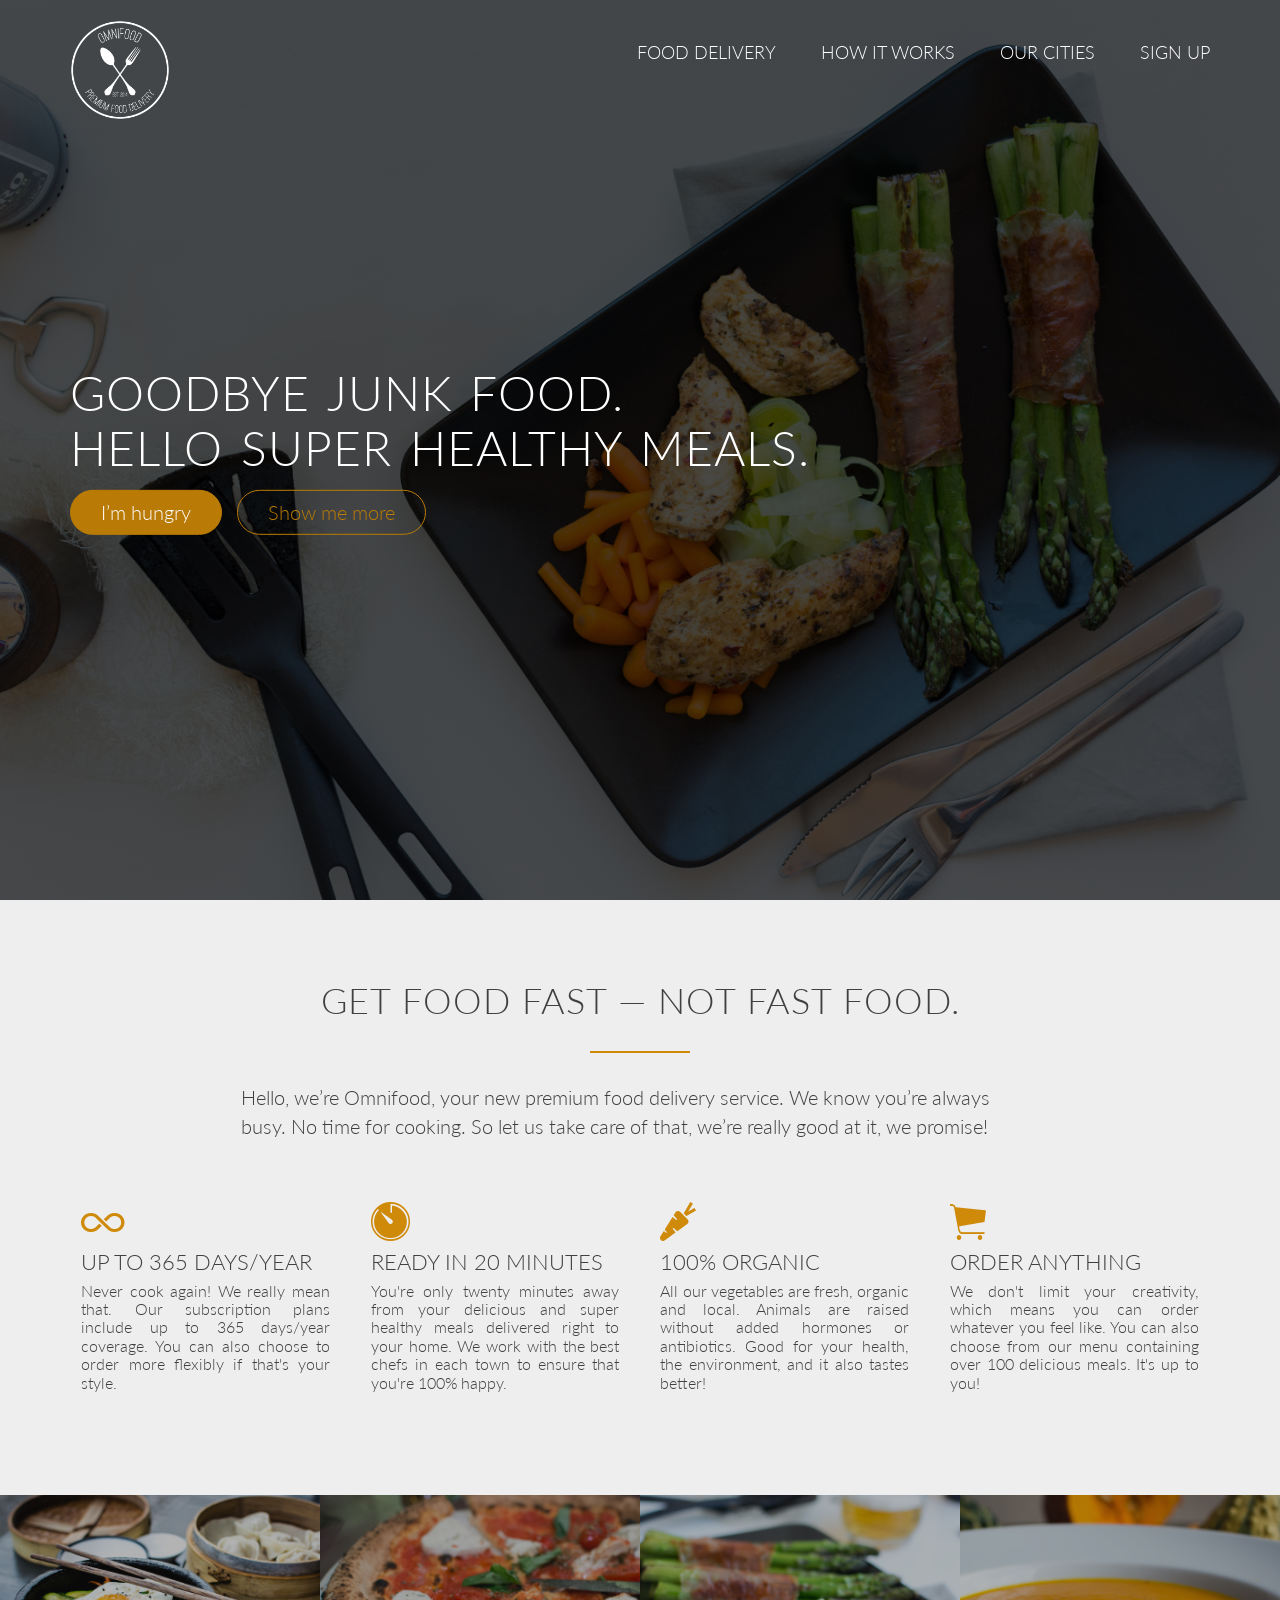
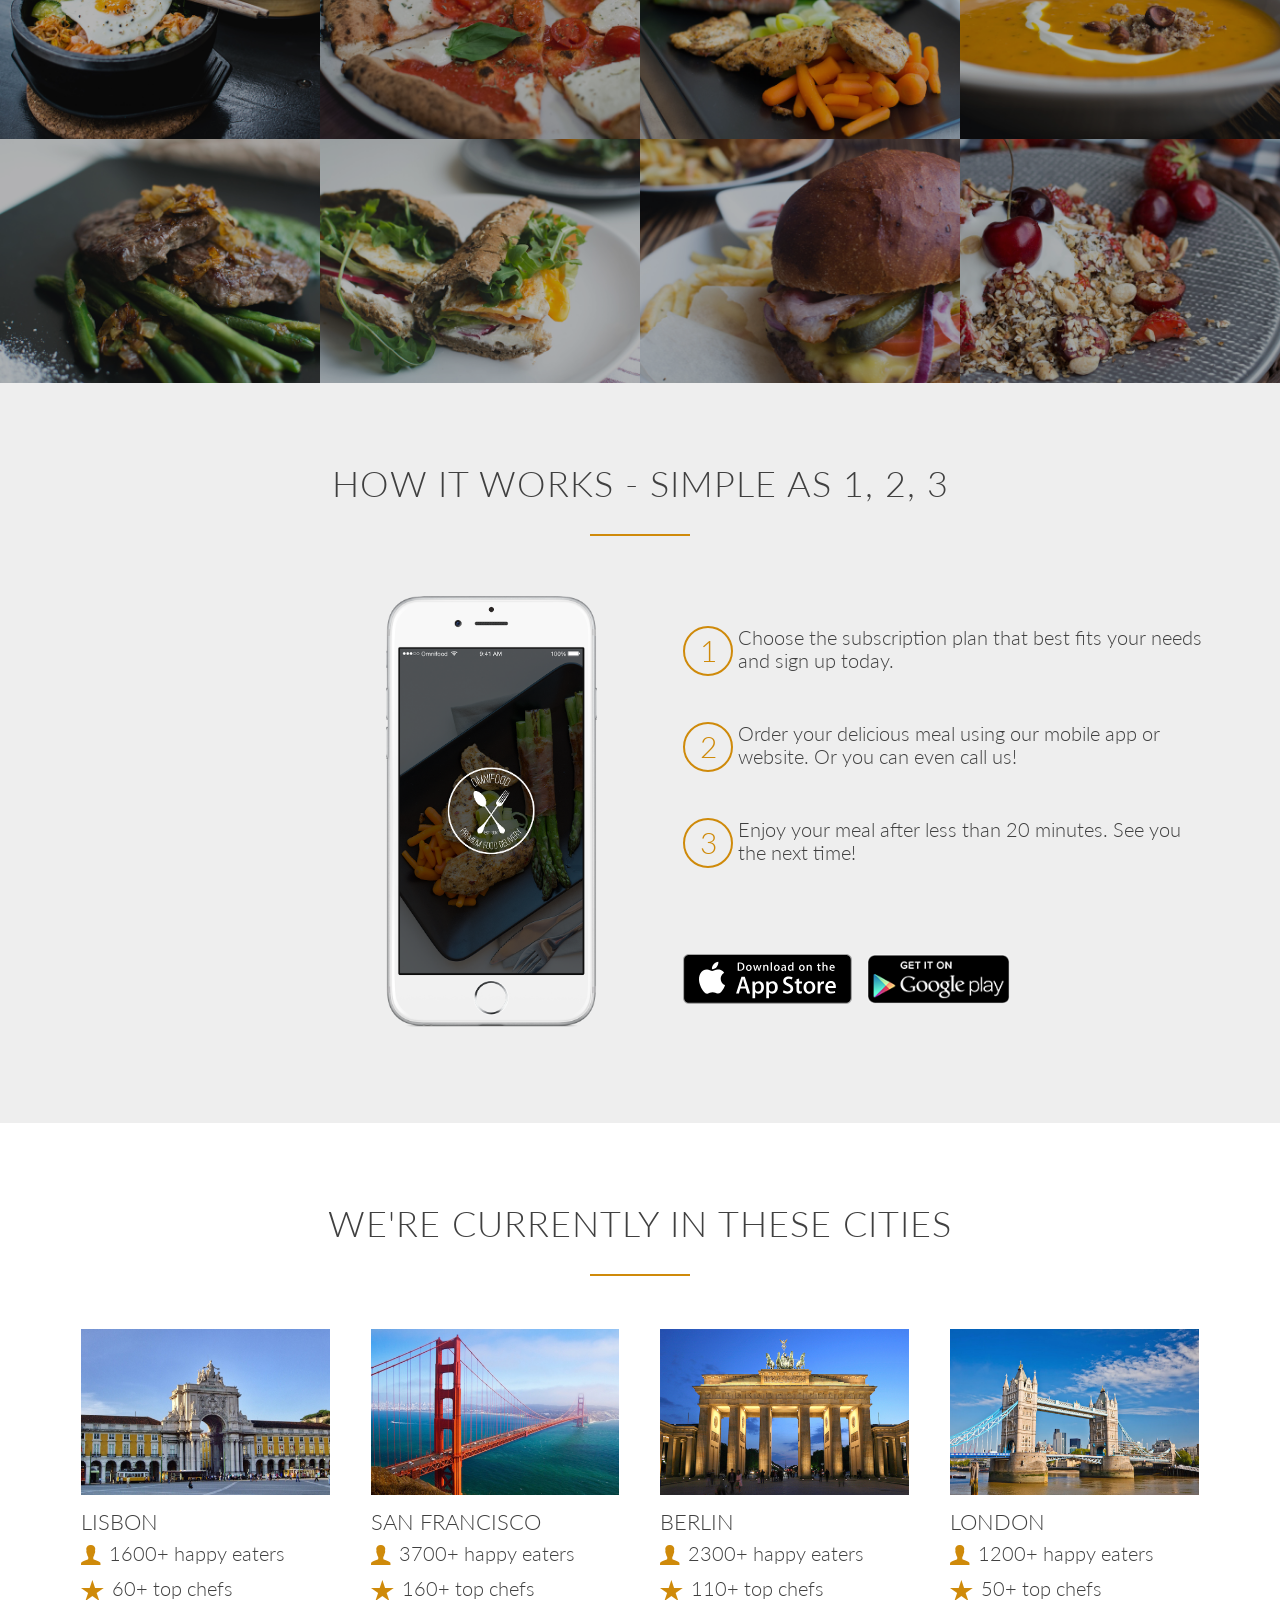
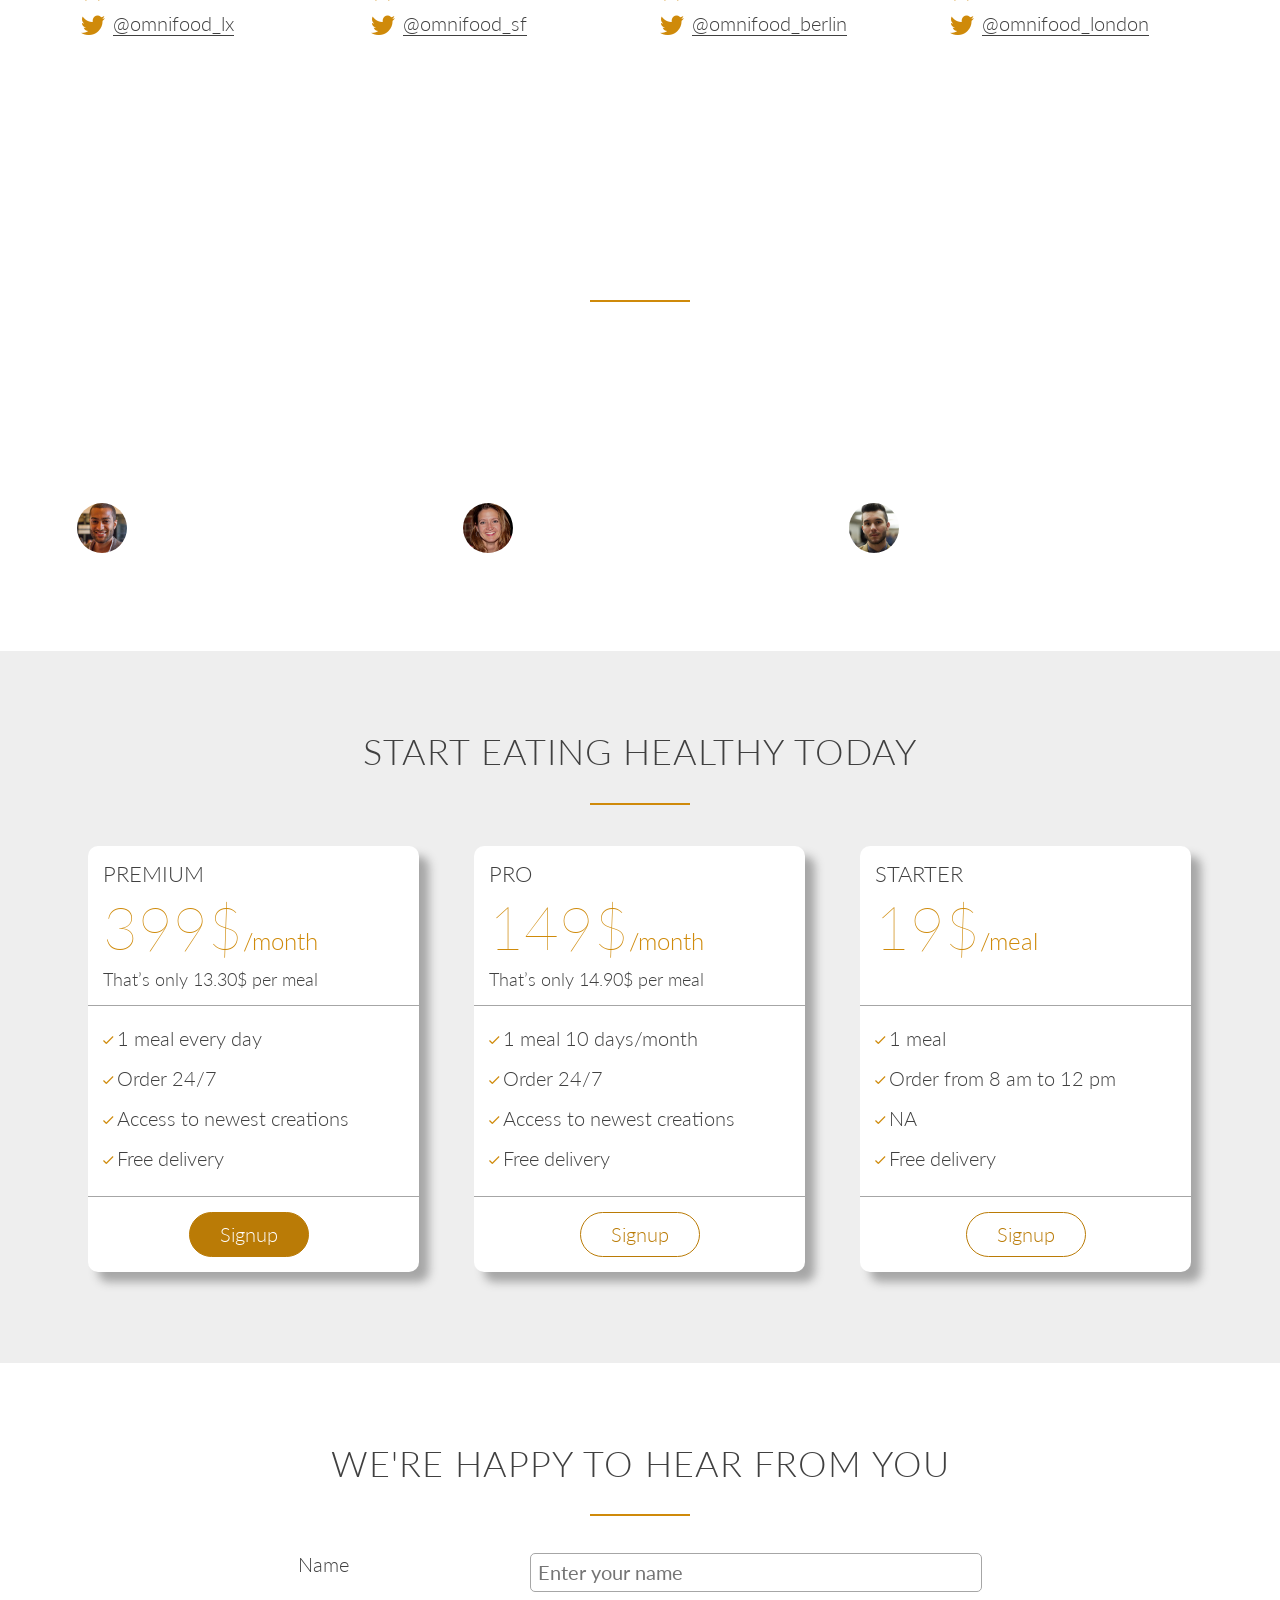
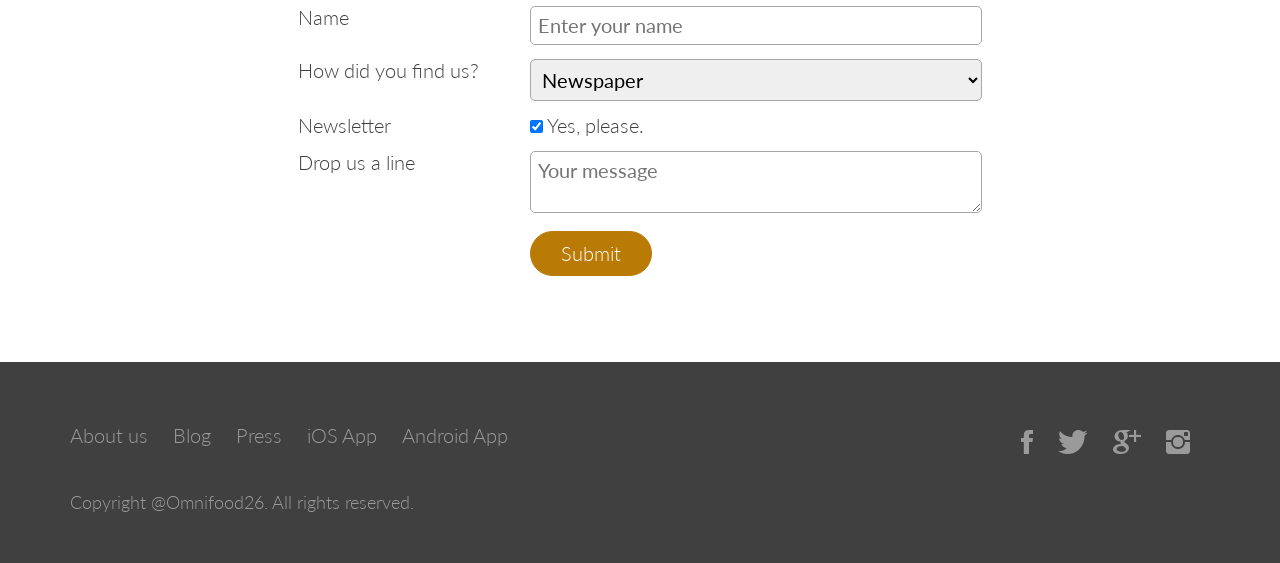
<file: index.html>
<!DOCTYPE html>
<html lang="en">
<head>
    <meta charset="UTF-8">
    <meta name="viewport" content="width=device-width, initial-scale=1.0">
    <title>Document</title>
    <link rel="stylesheet" href="vendors/css/normalize.css">
    <link rel="stylesheet" href="vendors/css/Grid.css">
    <link rel="stylesheet" href="vendors/css/ionicons.min.css">
    <link rel="stylesheet" href="vendors/css/animate.css">
    <link rel="stylesheet" href="resource/css/style.css">
    <link href="https://fonts.googleapis.com/css2?family=Lato:ital,wght@0,100;0,300;0,400;1,100&display=swap" rel="stylesheet">
</head>
<body>
    <header>
        <nav>
            <div class="row">
                <img src="resource/img/logo-white.png" alt="White Logo" class="logo-white">
                <img src="resource/img/logo.png" alt="Black Logo" class="logo-black">
                <ul class="main-nav">
                    <li><a href="#features">Food delivery</a></li>
                    <li><a href="#works">How it works</a></li>
                    <li><a href="#cities">Our cities</a></li>
                    <li><a href="#plans">Sign up</a></li>
                </ul>
            </div>
        </nav>
        <div class="header-text">
            <h1>Goodbye junk food. <br>Hello super healthy meals.</h1>
            <a href="#" class="btn btn-full js--scroll-to-plans">I’m hungry</a>
            <a href="#" class="btn btn-border js--scroll-to-features">Show me more</a>
        </div>
    </header>

    <section class="section-features js--section-features" id="features">
        <div class="row">
            <h2>Get food fast — not fast food.</h2>
            <p class="feature-text">Hello, we’re Omnifood, your new premium food delivery service. We know you’re always busy. No time for cooking. So let us take care of that, we’re really good at it, we promise!</p>
        </div>
        <div class="row js--wp-1">
            <div class="col span-1-of-4 box">
                <i class="ion-ios-infinite icon-big "></i>
                <h3>Up to 365 days/year</h3>
                <p>Never cook again! We really mean that. Our subscription plans include up to 365 days/year coverage. You can also choose to order more flexibly if that's your style.</p>
            </div>
            <div class="col span-1-of-4 box">
                <i class="ion-ios-timer icon-big"></i>    
                <h3>Ready in 20 minutes</h3>
                <p>You're only twenty minutes away from your delicious and super healthy meals delivered right to your home. We work with the best chefs in each town to ensure that you're 100% happy.</p>            
            </div>
            <div class="col span-1-of-4 box">
                <i class="ion-ios-nutrition icon-big"></i>
                <h3>100% organic</h3>
                <p>All our vegetables are fresh, organic and local. Animals are raised without added hormones or antibiotics. Good for your health, the environment, and it also tastes better!</p>
            </div>
            <div class="col span-1-of-4 box">
                <i class="ion-ios-cart icon-big"></i>
                <h3>Order anything</h3>
                <p>We don't limit your creativity, which means you can order whatever you feel like. You can also choose from our menu containing over 100 delicious meals. It's up to you!</p>            
            </div>
        </div>
        
    </section>

    <section class="section-meals">
        <ul class="meal-showcase clearfix">
        <li>
            <figure class="meal-photo">
                <img src="resource/img/1.jpg" alt="Korean bibimbap with egg and vegetables">
            </figure>
        </li>
        <li>
            <figure class="meal-photo">
                <img src="resource/img/2.jpg" alt="Simple italian pizza with cherry tomatoes">
            </figure>
        </li>
        <li>
            <figure class="meal-photo">
                <img src="resource/img/3.jpg" alt="Chicken breast steak with vegetables">
            </figure>
        </li>
        <li>
            <figure class="meal-photo">
                <img src="resource/img/4.jpg" alt="Autumn pumpkin soup">
            </figure>
        </li>
        </ul>
        <ul class="meal-showcase clearfix">
        <li>
            <figure class="meal-photo">
                <img src="resource/img/5.jpg" alt="Paleo beef steak with vegetables">
            </figure>
        </li>
        <li>
            <figure class="meal-photo">
                <img src="resource/img/6.jpg" alt="Healthy baguette with egg and vegetables">
            </figure>
        </li>
        <li>
            <figure class="meal-photo">
                <img src="resource/img/7.jpg" alt="Burger with cheddar and bacon">
            </figure>
        </li>
        <li>
            <figure class="meal-photo">
                <img src="resource/img/8.jpg" alt="Granola with cherries and strawberries">
            </figure>
        </li>

        </ul>
    </section>
    <section class="section-works" id="works">
        <div class="row">
            <h2>How it works - Simple as 1, 2, 3</h2>
        </div>
        <div class="row">
            <div class="col span-1-of-2 step-box">
                <img src="resource/img/app-iPhone.png" alt="iphone image" class="js--wp-2">
            </div>
            <div class="col span-1-of-2 step-box">
                <div class="work-steps">
                <div>1</div>
                <p>Choose the subscription plan that best fits your needs and sign up today.</p>
                </div>
                <div class="work-steps">
                <div>2</div>
                <p>Order your delicious meal using our mobile app or website. Or you can even call us!</p>
                </div>
                <div class="work-steps">
                <div>3</div>
                <p>Enjoy your meal after less than 20 minutes. See you the next time!</p>
                </div>
                <a href="" class="btn-img"><img src="/resource/img/download-app.svg" alt="iphone"></a>
                <a href="" class="btn-img"><img src="resource/img/download-app-android.png" alt="android"></a>
            </div>
        </div>

    </section>
    <section class="section-cities" id="cities">
        <div class="row">
            <h2>We're currently in these cities</h2>
        </div>
        <div class="row js--wp-3">
            <div class="col span-1-of-4 box">
                <img src="resource/img/lisbon-3.jpg" alt="Lisbon">
                <h3>Lisbon</h3>
                <div class="city-features">
                    <i class="ion-person icon-small"></i>
                    1600+ happy eaters
                </div>
                <div class="city-features">
                    <i class="ion-ios-star icon-small"></i>
                    60+ top chefs
                </div>
                <div class="city-features">
                    <i class="ion-social-twitter icon-small"></i>
                    <a href="#">@omnifood_lx</a>
                </div>
            </div>
            <div class="col span-1-of-4 box">
                <img src="resource/img/san-francisco.jpg" alt="San Francisco">
                <h3>San Francisco</h3>
                <div class="city-features">
                    <i class="ion-person icon-small"></i>
                    3700+ happy eaters                                                                                          
                </div>
                <div class="city-features">
                    <i class="ion-ios-star icon-small"></i>
                    160+ top chefs  
                </div>
                <div class="city-features">
                    <i class="ion-social-twitter icon-small"></i>
                    <a href="#">@omnifood_sf</a>
                </div>
            </div>
            <div class="col span-1-of-4 box">
                <img src="resource/img/berlin.jpg" alt="Berlin">
                <h3>Berlin</h3>
                <div class="city-features">
                    <i class="ion-person icon-small"></i>
                    2300+ happy eaters
                </div>
                <div class="city-features">
                    <i class="ion-ios-star icon-small"></i>
                    110+ top chefs
                </div>
                <div class="city-features">
                    <i class="ion-social-twitter icon-small"></i>
                    <a href="#">@omnifood_berlin</a>
                </div>
            </div>
            <div class="col span-1-of-4 box">
                <img src="resource/img/london.jpg" alt="London">
                <h3>London</h3>
                <div class="city-features">
                    <i class="ion-person icon-small"></i>
                    1200+ happy eaters  
                </div>
                <div class="city-features">
                    <i class="ion-ios-star icon-small"></i>
                    50+ top chefs
                </div>
                <div class="city-features">
                    <i class="ion-social-twitter icon-small"></i>
                    <a href="#">@omnifood_london</a>    
                </div>
            </div>        
        </div>
</section>
<section class="section-testimonials">
  <div class="row">
    <h2>Our customers can't live without us</h2>
  </div>
  <div class="row">
    <div class="col span-1-of-3">
        <blockquote>
            Omnifood is just awesome! I just launched a startup which leaves me with no time for cooking, so Omnifood is a life-saver. Now that I got used to it, I couldn't live without my daily meals!
        <cite> <img src="resource/img/customer-1.jpg" alt="Alberto ig">Alberto Duncan</cite>
        </blockquote>
    </div>
    <div class="col span-1-of-3">
        <blockquote>
            Inexpensive, healthy and great-tasting meals, delivered right to my home. We have lots of food delivery here in Lisbon, but no one comes even close to Omnifood. Me and my family are so in love!
        <cite> <img src="resource/img/customer-2.jpg" alt="Joana ig">Joana Silva</cite>
        </blockquote>
    </div>
    <div class="col span-1-of-3">
        <blockquote>
            I was looking for a quick and easy food delivery service in San Francisco. I tried a lot of them and ended up with Omnifood. Best food delivery service in the Bay Area. Keep up the great work!
        <cite> <img src="resource/img/customer-3.jpg" alt="Milton ig">Milton Chapman</cite>
        </blockquote>
    </div>
  </div>
</section>

    <section class="section-plans js--section-plans" id="plans">
        <div class="row">
            <h2>Start eating healthy today</h2>
        </div>
        <div class="row">
            <div class="col span-1-of-3">
                <div class="plan-box js--wp-4">
                    <div class>
                        <h3>Premium</h3>
                        <p class="meal-month">399$<span>/month</span></p>
                        <p class="meal-daily">That’s only 13.30$ per meal</p>
                    </div>
                    <div>
                        <ul>
                            <li><i class="ion-ios-checkmark-empty icon-small"></i>1 meal every day</li>
                            <li><i class="ion-ios-checkmark-empty icon-small"></i>Order 24/7</li>
                            <li><i class="ion-ios-checkmark-empty icon-small"></i>Access to newest creations</li>
                            <li><i class="ion-ios-checkmark-empty icon-small"></i>Free delivery</li>
                        </ul>
                    </div>
                    <div>
                        <a href="#" class="btn btn-full">Signup</a>
                    </div>
                </div>
            </div>
            <div class="col span-1-of-3">
                <div class="plan-box">
                    <div>
                        <h3>Pro</h3>
                        <p class="meal-month">149$<span>/month</span></p>
                        <p class="meal-daily">That’s only 14.90$ per meal</p>
                    </div>
                    <div class="">
                        <ul>
                            <li><i class="ion-ios-checkmark-empty icon-small"></i>1 meal 10 days/month</li>
                            <li><i class="ion-ios-checkmark-empty icon-small"></i>Order 24/7</li>
                            <li><i class="ion-ios-checkmark-empty icon-small"></i>Access to newest creations</li>
                            <li><i class="ion-ios-checkmark-empty icon-small"></i>Free delivery</li>
                        </ul>
                    </div>
                    <div>
                        <a href="#" class="btn btn-border">Signup</a> 
                    </div>
                </div>
            </div>
            <div class="col span-1-of-3">
                <div class="plan-box">
                    <div>
                        <h3>Starter</h3>
                        <p class="meal-month">19$<span>/meal</span></p>
                        <p class="meal-daily">&nbsp;</p>
                    </div>
                    <div>
                        <ul>
                            <li><i class="ion-ios-checkmark-empty icon-small"></i>1 meal</li>
                            <li><i class="ion-ios-checkmark-empty icon-small"></i>Order from 8 am to 12 pm</li>
                            <li><i class="ion-ios-checkmark-empty icon-small"></i>NA</li>
                            <li><i class="ion-ios-checkmark-empty icon-small"></i>Free delivery</li>
                        </ul>
                    </div>
                    <div>
                        <a href="#" class="btn btn-border">Signup</a>
                    </div>
                </div>
            </div>
        </div>
    </section>
    <section class="section-form">
        <div class="row">
            <h2>We're happy to hear from you</h2>
        </div>
        <div class="row">
            <form action="#" method="post" class="feedback-form">
               <div class="row">
                    <div class="col span-1-of-3">
                        <label>Name</label>
                    </div>
                    <div class="col span-2-of-3">
                        <input type="text" name="name" id="name" placeholder="Enter your name" required/>
                    </div>
               </div>
               <div class="row">
                    <div class="col span-1-of-3">
                        <label>Name</label>
                    </div>
                    <div class="col span-2-of-3">
                        <input type="text" name="name" id="name" placeholder="Enter your name" required/>
                    </div>
               </div>
               <div class="row">
                    <div class="col span-1-of-3">
                        <label>How did you find us?</label>
                    </div>
                    <div class="col span-2-of-3">
                        <select name="find-us" id="find-us">
                            <option value="news">Newspaper</option>
                            <option value="ads">Ads</option>
                            <option value="sm">Social media</option>
                            <option value="friends">Friends</option>
                            <option value="others">Others</option>
                        </select>
                    </div>
               </div>
               <div class="row">
                    <div class="col span-1-of-3">
                        <label>Newsletter</label>
                    </div>
                    <div class="col span-2-of-3">
                        <input type="checkbox" name="news" id="news" checked/> Yes, please.
                    </div>
               </div>
                <div class="row">
                      <div class="col span-1-of-3">
                            <label>Drop us a line</label>
                      </div>
                      <div class="col span-2-of-3">
                            <textarea name="feedback" id="feedback" placeholder="Your message"></textarea>
                      </div>
                </div>
                <div class="row">
                    <div class="col span-1-of-3">
                        <label for=""></label>
                    </div>
                    <div class="col span-2-of-3">
                        <input type="submit" name="submit"/>
                    </div>
                </div>
            </form>
        </div>    
    </section>

    <footer>
        <div class="row">
            <div class="col span-1-of-2">
                <ul class="footer-navs">
                    <li><a href="#">About us</a></li>
                    <li><a href="#">Blog</a></li>
                    <li><a href="#">Press</a></li>
                    <li><a href="#">iOS App</a></li>
                    <li><a href="#">Android App</a></li>
                </ul>
            </div>
            <div class="col span-1-of-2">
                <ul class="social-navs">
                    <li><a href="#"><i class="ion-social-facebook"></i></a></li>
                    <li><a href="#"><i class="ion-social-twitter"></i></a></li>
                    <li><a href="#"><i class="ion-social-googleplus"></i></a></li>
                    <li><a href="#"><i class="ion-social-instagram"></i></a></li>
                </ul>
            </div>
        </div>
        <div class="row">
            <p>Copyright @Omnifood26. All rights reserved.</p>
        </div>
    </footer>

    <script src="https://ajax.googleapis.com/ajax/libs/jquery/3.7.1/jquery.min.js"></script>
    <script src="vendors/js/jquery.waypoints.min.js"></script>
    <script src="resource/js/index.js"></script>
</body>
</html>
</file>
<file: vendors/css/Grid.css>
/*  SECTIONS  ============================================================================= */

.section {
	clear: both;
	padding: 0px;
	margin: 0px;
}

/*  GROUPING  ============================================================================= */

.row {
    zoom: 1; /* For IE 6/7 (trigger hasLayout) */
}

.row:before,
.row:after {
    content:"";
    display:table;
}
.row:after {
    clear:both;
}

/*  GRID COLUMN SETUP   ==================================================================== */

.col {
	display: block;
	float:left;
	margin: 1% 0 1% 1.6%;
}

.col:first-child { margin-left: 0; } /* all browsers except IE6 and lower */


/*  REMOVE MARGINS AS ALL GO FULL WIDTH AT 480 PIXELS */

@media only screen and (max-width: 480px) {
	.col { 
		/*margin: 1% 0 1% 0%;*/
        margin: 0;
	}
}


/*  GRID OF TWO   ============================================================================= */


.span-2-of-2 {
	width: 100%;
}

.span-1-of-2 {
	width: 49.2%;
}

/*  GO FULL WIDTH AT LESS THAN 480 PIXELS */

@media only screen and (max-width: 480px) {
	.span-2-of-2 {
		width: 100%; 
	}
	.span-1-of-2 {
		width: 100%; 
	}
}


/*  GRID OF THREE   ============================================================================= */

	
.span-3-of-3 {
	width: 100%; 
}

.span-2-of-3 {
	width: 66.13%; 
}

.span-1-of-3 {
	width: 32.26%; 
}


/*  GO FULL WIDTH AT LESS THAN 480 PIXELS */

@media only screen and (max-width: 480px) {
	.span-3-of-3 {
		width: 100%; 
	}
	.span-2-of-3 {
		width: 100%; 
	}
	.span-1-of-3 {
		width: 100%;
	}
}

/*  GRID OF FOUR   ============================================================================= */

	
.span-4-of-4 {
	width: 100%; 
}

.span-3-of-4 {
	width: 74.6%; 
}

.span-2-of-4 {
	width: 49.2%; 
}

.span-1-of-4 {
	width: 23.8%; 
}


/*  GO FULL WIDTH AT LESS THAN 480 PIXELS */

@media only screen and (max-width: 480px) {
	.span-4-of-4 {
		width: 100%; 
	}
	.span-3-of-4 {
		width: 100%; 
	}
	.span-2-of-4 {
		width: 100%; 
	}
	.span-1-of-4 {
		width: 100%; 
	}
}


/*  GRID OF FIVE   ============================================================================= */

	
.span-5-of-5 {
	width: 100%;
}

.span-4-of-5 {
  	width: 79.68%; 
}

.span-3-of-5 {
  	width: 59.36%; 
}

.span-2-of-5 {
  	width: 39.04%;
}

.span-1-of-5 {
  	width: 18.72%;
}


/*  GO FULL WIDTH AT LESS THAN 480 PIXELS */

@media only screen and (max-width: 480px) {
	.span-5-of-5 {
		width: 100%; 
	}
	.span-4-of-5 {
		width: 100%; 
	}
	.span-3-of-5 {
		width: 100%; 
	}
	.span-2-of-5 {
		width: 100%; 
	}
	.span-1-of-5 {
		width: 100%; 
	}
}


/*  GRID OF SIX   ============================================================================= */


.span-6-of-6 {
	width: 100%;
}

.span-5-of-6 {
  	width: 83.06%;
}

.span-4-of-6 {
  	width: 66.13%;
}

.span-3-of-6 {
  	width: 49.2%;
}

.span-2-of-6 {
  	width: 32.26%;
}

.span-1-of-6 {
  	width: 15.33%;
}


/*  GO FULL WIDTH AT LESS THAN 480 PIXELS */

@media only screen and (max-width: 480px) {
	.span-6-of-6 {
		width: 100%; 
	}
	.span-5-of-6 {
		width: 100%; 
	}
	.span-4-of-6 {
		width: 100%; 
	}
	.span-3-of-6 {
		width: 100%; 
	}
	.span-2-of-6 {
		width: 100%; 
	}
	.span-1-of-6 {
		width: 100%; 
	}
}



/*  GRID OF SEVEN   ============================================================================= */


.span-7-of-7 {
	width: 100%;
}

.span-6-of-7 {
	width: 85.48%;
}

.span-5-of-7 {
  	width: 70.97%;
}

.span-4-of-7 {
  	width: 56.45%;
}

.span-3-of-7 {
  	width: 41.94%;
}

.span-2-of-7 {
  	width: 27.42%;
}

.span-1-of-7 {
  	width: 12.91%;
}


/*  GO FULL WIDTH AT LESS THAN 480 PIXELS */

@media only screen and (max-width: 480px) {
	.span-7-of-7 {
		width: 100%; 
	}
	.span-6-of-7 {
		width: 100%; 
	}
	.span-5-of-7 {
		width: 100%; 
	}
	.span-4-of-7 {
		width: 100%; 
	}
	.span-3-of-7 {
		width: 100%; 
	}
	.span-2-of-7 {
		width: 100%; 
	}
	.span-1-of-7 {
		width: 100%; 
	}
}


/*  GRID OF EIGHT   ============================================================================= */

	
.span-8-of-8 {
	width: 100%;
}

.span-7-of-8 {
	width: 87.3%; 
}

.span-6-of-8 {
	width: 74.6%; 
}

.span-5-of-8 {
	width: 61.9%; 
}

.span-4-of-8 {
	width: 49.2%; 
}

.span-3-of-8 {
	width: 36.5%;
}

.span-2-of-8 {
	width: 23.8%; 
}

.span-1-of-8 {
	width: 11.1%; 
}


/*  GO FULL WIDTH AT LESS THAN 480 PIXELS */

@media only screen and (max-width: 480px) {
	.span-8-of-8 {
		width: 100%; 
	}
	.span-7-of-8 {
		width: 100%; 
	}
	.span-6-of-8 {
		width: 100%; 
	}
	.span-5-of-8 {
		width: 100%; 
	}
	.span-4-of-8 {
		width: 100%; 
	}
	.span-3-of-8 {
		width: 100%; 
	}
	.span-2-of-8 {
		width: 100%; 
	}
	.span-1-of-8 {
		width: 100%; 
	}
}


/*  GRID OF NINE   ============================================================================= */


.span-9-of-9 {
	width: 100%;
}

.span-8-of-9 {
	width: 88.71%;
}

.span-7-of-9 {
	width: 77.42%; 
}

.span-6-of-9 {
	width: 66.13%; 
}

.span-5-of-9 {
	width: 54.84%; 
}

.span-4-of-9 {
	width: 43.55%; 
}

.span-3-of-9 {
	width: 32.26%;
}

.span-2-of-9 {
	width: 20.97%; 
}

.span-1-of-9 {
	width: 9.68%; 
}


/*  GO FULL WIDTH AT LESS THAN 480 PIXELS */

@media only screen and (max-width: 480px) {
	.span-9-of-9 {
		width: 100%; 
	}
	.span-8-of-9 {
		width: 100%; 
	}
	.span-7-of-9 {
		width: 100%; 
	}
	.span-6-of-9 {
		width: 100%; 
	}
	.span-5-of-9 {
		width: 100%; 
	}
	.span-4-of-9 {
		width: 100%; 
	}
	.span-3-of-9 {
		width: 100%; 
	}
	.span-2-of-9 {
		width: 100%; 
	}
	.span-1-of-9 {
		width: 100%; 
	}
}


/*  GRID OF TEN   ============================================================================= */


.span-10-of-10 {
	width: 100%;
}

.span-9-of-10 {
	width: 89.84%;
}

.span-8-of-10 {
	width: 79.68%;
}

.span-7-of-10 {
	width: 69.52%; 
}

.span-6-of-10 {
	width: 59.36%; 
}

.span-5-of-10 {
	width: 49.2%; 
}

.span-4-of-10 {
	width: 39.04%; 
}

.span-3-of-10 {
	width: 28.88%;
}

.span-2-of-10 {
	width: 18.72%; 
}

.span-1-of-10 {
	width: 8.56%; 
}


/*  GO FULL WIDTH AT LESS THAN 480 PIXELS */

@media only screen and (max-width: 480px) {
	.span-10-of-10 {
		width: 100%; 
	}
	.span-9-of-10 {
		width: 100%; 
	}
	.span-8-of-10 {
		width: 100%; 
	}
	.span-7-of-10 {
		width: 100%; 
	}
	.span-6-of-10 {
		width: 100%; 
	}
	.span-5-of-10 {
		width: 100%; 
	}
	.span-4-of-10 {
		width: 100%; 
	}
	.span-3-of-10 {
		width: 100%; 
	}
	.span-2-of-10 {
		width: 100%; 
	}
	.span-1-of-10 {
		width: 100%; 
	}
}


/*  GRID OF ELEVEN   ============================================================================= */

.span-11-of-11 {
	width: 100%;
}

.span-10-of-11 {
	width: 90.76%;
}

.span-9-of-11 {
	width: 81.52%;
}

.span-8-of-11 {
	width: 72.29%;
}

.span-7-of-11 {
	width: 63.05%; 
}

.span-6-of-11 {
	width: 53.81%; 
}

.span-5-of-11 {
	width: 44.58%; 
}

.span-4-of-11 {
	width: 35.34%; 
}

.span-3-of-11 {
	width: 26.1%;
}

.span-2-of-11 {
	width: 16.87%; 
}

.span-1-of-11 {
	width: 7.63%; 
}


/*  GO FULL WIDTH AT LESS THAN 480 PIXELS */

@media only screen and (max-width: 480px) {
	.span-11-of-11 {
		width: 100%; 
	}
	.span-10-of-11 {
		width: 100%; 
	}
	.span-9-of-11 {
		width: 100%; 
	}
	.span-8-of-11 {
		width: 100%; 
	}
	.span-7-of-11 {
		width: 100%; 
	}
	.span-6-of-11 {
		width: 100%; 
	}
	.span-5-of-11 {
		width: 100%; 
	}
	.span-4-of-11 {
		width: 100%; 
	}
	.span-3-of-11 {
		width: 100%; 
	}
	.span-2-of-11 {
		width: 100%; 
	}
	.span-1-of-11 {
		width: 100%; 
	}
}


/*  GRID OF TWELVE   ============================================================================= */

.span-12-of-12 {
	width: 100%;
}

.span-11-of-12 {
	width: 91.53%;
}

.span-10-of-12 {
	width: 83.06%;
}

.span-9-of-12 {
	width: 74.6%;
}

.span-8-of-12 {
	width: 66.13%;
}

.span-7-of-12 {
	width: 57.66%; 
}

.span-6-of-12 {
	width: 49.2%; 
}

.span-5-of-12 {
	width: 40.73%; 
}

.span-4-of-12 {
	width: 32.26%; 
}

.span-3-of-12 {
	width: 23.8%;
}

.span-2-of-12 {
	width: 15.33%; 
}

.span-1-of-12 {
	width: 6.86%; 
}


/*  GO FULL WIDTH AT LESS THAN 480 PIXELS */

@media only screen and (max-width: 480px) {
	.span-12-of-12 {
		width: 100%; 
	}
	.span-11-of-12 {
		width: 100%; 
	}
	.span-10-of-12 {
		width: 100%; 
	}
	.span-9-of-12 {
		width: 100%; 
	}
	.span-8-of-12 {
		width: 100%; 
	}
	.span-7-of-12 {
		width: 100%; 
	}
	.span-6-of-12 {
		width: 100%; 
	}
	.span-5-of-12 {
		width: 100%; 
	}
	.span-4-of-12 {
		width: 100%; 
	}
	.span-3-of-12 {
		width: 100%; 
	}
	.span-2-of-12 {
		width: 100%; 
	}
	.span-1-of-12 {
		width: 100%; 
	}
}
</file>
<file: resource/css/style.css>
*{
    margin: 0;
    padding: 0;
    box-sizing: border-box;
    /* scroll-behavior: smooth; */
}
html{
    font-family: "lato", "arial", sans-serif;
    font-size: 20px;
    font-weight: 300;
    color: #404040;
    background-color: #fff;
    text-rendering: optimizeLegibility;
}
.row{
    max-width: 1140px;
    margin: 0 auto;
    
}
header{
    background-image: linear-gradient(rgba(0, 0, 0, 0.7), rgba(0, 0, 0, 0.7)), url(../img/hero.jpg);
    height: 100vh;
    background-size: cover;
    background-position: center;
    background-attachment: fixed;
}
.header-text{
    position: absolute;
    top: 50%;
    left: 50%;
    width: 1140px;
    transform: translate(-50%,-50%);
}
h1,h2,h3{
    font-weight: 300;
    text-transform: uppercase;
}
h1{
    margin-top: 0;
    margin-bottom: 15px;
    color: #fff;
    font-size: 240%;
    word-spacing: 4px;
    letter-spacing: 1px;

}
h2{
    font-size: 180%;
    text-align: center;
    margin-bottom: 30px;
    letter-spacing: 1px;
}
h3{
    font-size: 110%;
    margin-bottom: 7px;
}
h2::after{
    height: 2px;
    background-color: #cf8a0a;
    content: " ";
    display: block;
    width: 100px;
    margin: 30px auto 0;
}
a:link, a:visited{
    color: #404040;
    text-decoration: none;
    border-bottom: 1px solid #404040;
}  
a:hover, a:active{
    color: #cf8a0a;
    border-bottom: 1px solid #cf8a0a;
}
.btn:link,
.btn:visited,
input[type=submit]{
    display: inline-block;
    padding: 10px 30px;
    text-decoration: none;
    font-weight: 300;
    border-radius: 100px;
    transition: background-color 0.2s, color 0.2s, border 0.2s;              
}
.btn-full:link,
.btn-full:visited,
input[type=submit]{
    color: #fff;
    background-color: #ba7b06;
    border: 1px solid #ba7b06;
    margin-right: 10px;
}
.btn-border:link,
.btn-border:visited{
    color: #ba7b06 ;
    border: 1px solid #ba7b06;
}
.btn:hover,
.btn:active,
input[type=submit]:hover,
input[type=submit]:active{
    background-color: #cf8a0a;
}
.btn-full:hover,
.btn-full:active{
    border: 1px solid  #cf8a0a;
}
.btn-border:hover,
.btn-border:active{
    border: 1px solid  #cf8a0a;
    color: #fff;
}
.logo-white{
    height: 100px;
    width: auto;
    float: left;
    margin-top: 20px;
}
.logo-black{
    height: 50px;
    width: auto;
    float: left;
    margin: 5px 0;
    display: none;
}
.main-nav{
    float: right;
    list-style: none;
    margin-top: 40px;
}
.main-nav li{
    display:inline-block;
    margin-left: 40px;
}
.main-nav li a:link,
.main-nav li a:visited{
    color: #fff;
    text-decoration: none;
    text-transform: uppercase;
    font-size: 90%;
    padding: 8px 0;
    border-bottom: 2px solid transparent ;
    transition: border-bottom 0.2s;

}
.main-nav li a:hover,
.main-nav li a:active{
    border-bottom: 2px solid #cf8a0a;
}
section{
    padding: 80px 0;
}
.feature-text{
    width: 70%;
    margin-left: 15%;
    line-height: 145%;
    margin-bottom: 30px;
}
.box{
    padding: 1%;
}
.box p{
    font-size: 80%;
    text-align: justify;
}
.icon-big{
    color: #cf8a0a;
    font-size: 240%;
}
.section-features{
    background-color: #eeeeee;
}
.meal-showcase{
    list-style: none;
    width: 100%;
}
.meal-showcase li{
    width: 25%;
    float: left;
}
.meal-photo{
    width: 100%;
    margin: 0;
    background-color: #000;
    overflow: hidden;
}
.meal-photo img{
    width: 100%;
    height: auto;
    transform: scale(1.15);
    transition: transform 0.5s, opacity 0.5s;
    opacity: 0.7;
}
.meal-photo img:hover{
    transform: scale(1.05);
    opacity: 1;
}
.section-meals{
    padding: 0;
}
.step-box:first-child{
    text-align: right;
    padding-right: 3%;
    margin-top: 30px;
}
.step-box:last-child{
    padding-left: 3%;
    margin-top: 60px;
}
.step-box img{
    width: 40%;
    height: auto;
}
.work-steps{
    margin-bottom: 50px;
}
.work-steps div{
    color: #cf8a0a;
    border: 2px solid #cf8a0a;
    display: inline-block;
    height: 50px;
    width: 50px;
    border-radius: 50%;
    text-align: center;
    padding: 5px;
    font-size: 150%;
    float: left;
    margin-right: 5px;
}
.btn-img:link,
.btn-img:visited{
    border: 0;
}
.btn-img img{
    height: 50px;
    width: auto;
    margin-right: 10px;
}
.work-steps:last-of-type{
    margin-bottom: 90px;
}  
.section-works{
    background-color: #eeeeee;
}
.clearfix::after{
    content: " ";
    display: table;
    clear: both;
}
.box img{
    width: 100%;
    height: auto;
    margin-bottom: 10px;
} 
.city-features{
    margin-bottom: 5px;
}
.icon-small{
    color: #cf8a0a;
    font-size: 130%;
    vertical-align: middle;
    margin-right: 3px;
}.section-testimonials{
    background-image: linear-gradient(rgba(0, 0, 0, 0.7), rgba(0, 0, 0, 0.7)), url(img/back-customers.jpg);
    background-size: cover;
    color: #fff;
    background-attachment: fixed;
}
blockquote{
    font-style: italic;
    line-height: 145%;
    padding: 2%;
    text-align: justify;
    position: relative;
}
blockquote::before{
    content: "\201C";
    font-size: 450%;
    display: block;
    position: absolute;
    top: 5px;
    left: -20px;
}
cite img{
    height: 50px;
    width: auto;
    border-radius: 50%;
    margin-top: 7px;
    vertical-align: middle;
    margin-right: 5px;
}
cite{
    font-size: 90%;
    display: block;
}
.section-plans{
    background-color: #eeeeee;
}
.plan-box{
    background-color: #fff;
    width: 90%;
    margin-left: 5%;
    border-radius: 10px;
    box-shadow:10px 10px 10px #a6a6a6;
}
.plan-box div{
    border-bottom: 1px solid #a6a6a6;
    padding: 15px;
}
.meal-month{
    color: #cf8a0a;
    font-size: 300%;
    font-weight: 100;
    margin-bottom: 7px;
}
.meal-month span{
    font-size: 40%;
    font-weight: 300;
}
.meal-daily{
    font-size: 90%;
}
.plan-box ul{
    list-style: none;
}
.plan-box ul li{
    padding: 5px 0;
}
.plan-box div:last-child{
    text-align: center;
    border: 0;
}
.feedback-form{
    width: 60%;
    margin: 0 auto;
}
input[type=text],
input[type=email],
select, 
textarea{
    width: 100%;
    border-radius: 5px;
    padding: 7px;
    border: 1px solid #a6a6a6;   
}
text-area{
    height: 100px;
}
*:focus{
    outline: none;
}
footer{
    background-color: #404040;
    padding: 50px;
}
.footer-navs{
    list-style: none;
    float: left;
}
.social-navs{
    list-style: none;
    float: right;
}
.footer-navs li,
.social-navs li{
    display: inline-block;
    margin-right: 20px;
}
.footer-navs li a:link,
.footer-navs li a:visited,
.social-navs li a:link,
.social-navs li a:visited{
    color: #9a9a9a;
}
.footer-navs li a:hover,
.footer-navs li a:active{
    color: #eeeeee;
    border: 0;
    text-decoration: none;
}
.social-navs li a:link,
.social-navs li a:visited{
    font-size: 160%;
}
.ion-social-facebook:hover{
    color: #1877F2;
}
.ion-social-twitter:hover{
    color: #1DA1F2;
}
.ion-social-googleplus:hover{
    color: #DD4839;
}
.ion-social-instagram:hover{
    color: #C13584;
}

footer p{
    margin-top: 20px;
    color: #9a9a9a;
    font-size: 90%;
}
.sticky{
    position: fixed;
    top: 0;
    left: 0;
    width: 100%;
    background-color: rgba(255,255,255,0.98);
    box-shadow: 0 2px 2px #d4d4d4;
    z-index: 9999;
}
.sticky .main-nav li a:link,
.sticky .main-nav li a:visited{
    color: #404040;
    padding: 23px 0;
}
.sticky .main-nav{
    margin-top: 10px;
}
.sticky .logo-black{
    display: block;
}
.sticky .logo-white{
    display: none;
}
.js--wp-1,
.js--wp-2,
.js--wp-3{
    animation-duration: 1s;
}
.js--wp-4{
    animation-duration: 1s;
}
.js--wp-1.animated,
.js--wp-2.animated,
.js--wp-3.animated{
    opacity: 1;
}
</file>
